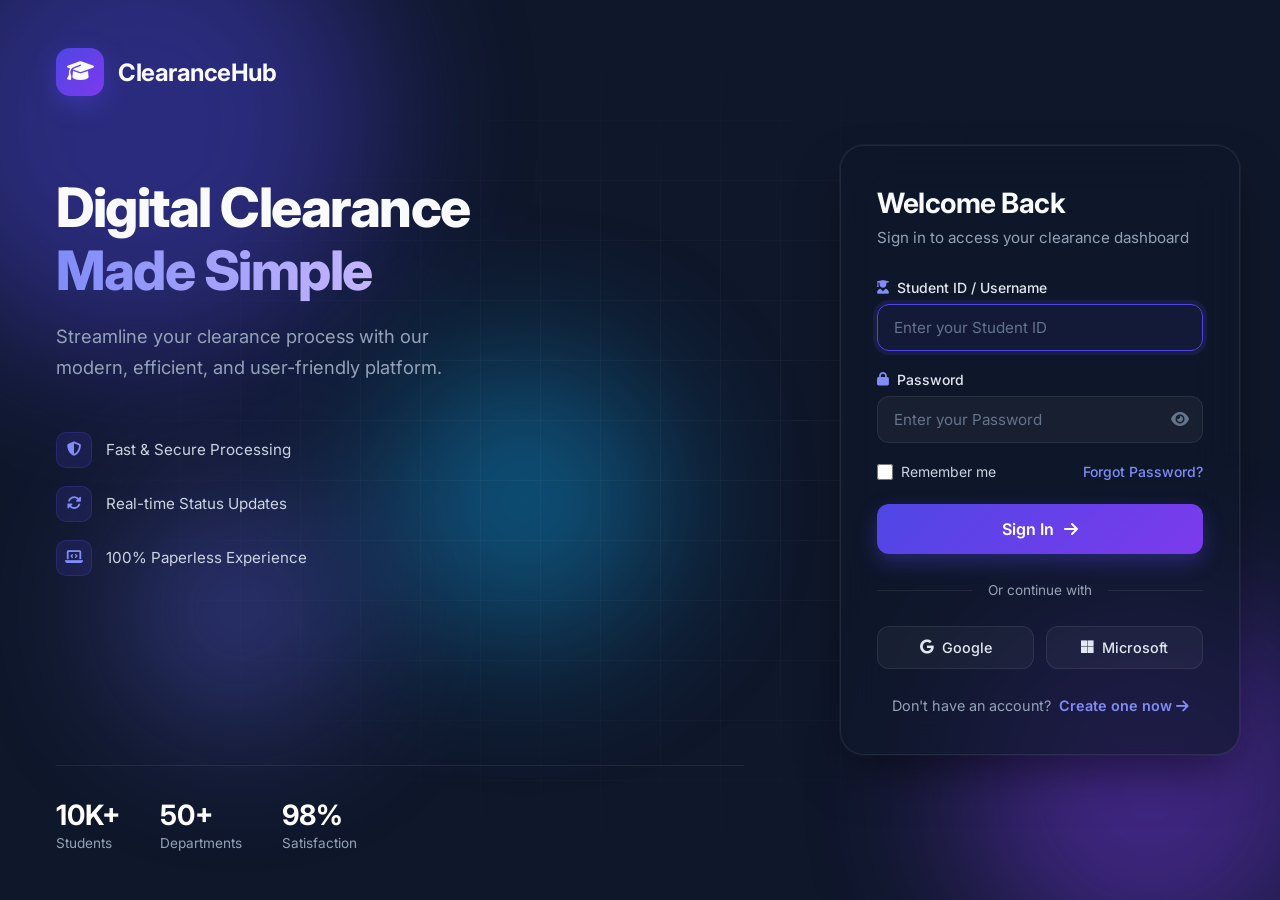
<file: index.html>
<!DOCTYPE html>
<html lang="en">
<head>
    <meta charset="UTF-8">
    <meta name="viewport" content="width=device-width, initial-scale=1.0">
    <title>ClearanceHub - Digital Clearance System</title>
    <link href="https://fonts.googleapis.com/css2?family=Inter:wght@300;400;500;600;700;800&display=swap" rel="stylesheet">
    <link rel="stylesheet" href="https://cdnjs.cloudflare.com/ajax/libs/font-awesome/6.4.0/css/all.min.css">
    <style>
        :root {
            --primary: #4f46e5;
            --primary-dark: #4338ca;
            --primary-light: #818cf8;
            --bg-dark: #0f172a;
            --bg-card: rgba(255, 255, 255, 0.03);
            --text-main: #f8fafc;
            --text-muted: #94a3b8;
            --border: rgba(255, 255, 255, 0.08);
            --success: #22c55e;
            --danger: #ef4444;
            --warning: #f59e0b;
        }

        * {
            margin: 0;
            padding: 0;
            box-sizing: border-box;
        }

        body {
            font-family: 'Inter', sans-serif;
            background: var(--bg-dark);
            color: var(--text-main);
            min-height: 100vh;
            overflow-x: hidden;
        }

        /* Background */
        .bg-animation {
            position: fixed;
            inset: 0;
            z-index: 0;
            overflow: hidden;
        }

        .orb {
            position: absolute;
            border-radius: 50%;
            filter: blur(80px);
            opacity: 0.45;
            animation: float 18s infinite ease-in-out;
        }

        .orb-1 {
            width: 480px;
            height: 480px;
            background: #4f46e5;
            top: -120px;
            left: -100px;
        }

        .orb-2 {
            width: 380px;
            height: 380px;
            background: #7c3aed;
            bottom: -80px;
            right: -60px;
            animation-delay: -6s;
        }

        .orb-3 {
            width: 280px;
            height: 280px;
            background: #0ea5e9;
            top: 40%;
            left: 30%;
            animation-delay: -12s;
        }

        .orb-4 {
            width: 220px;
            height: 220px;
            background: #6366f1;
            bottom: 20%;
            left: 10%;
            animation-delay: -3s;
        }

        @keyframes float {
            0%, 100% { transform: translate(0, 0) scale(1); }
            33% { transform: translate(30px, -40px) scale(1.05); }
            66% { transform: translate(-20px, 20px) scale(0.95); }
        }

        .grid-pattern {
            position: absolute;
            inset: 0;
            background-image: 
                linear-gradient(rgba(255,255,255,0.03) 1px, transparent 1px),
                linear-gradient(90deg, rgba(255,255,255,0.03) 1px, transparent 1px);
            background-size: 60px 60px;
            mask-image: radial-gradient(ellipse at center, black 20%, transparent 70%);
        }

        /* Main Layout */
        .main-wrapper {
            position: relative;
            z-index: 1;
            display: flex;
            min-height: 100vh;
            max-width: 1400px;
            margin: 0 auto;
        }

        /* Left Brand Panel */
        .brand-panel {
            flex: 1;
            display: flex;
            flex-direction: column;
            justify-content: space-between;
            padding: 48px 56px;
            position: relative;
        }

        .brand-logo {
            display: flex;
            align-items: center;
            gap: 14px;
            font-size: 1.5rem;
            font-weight: 700;
            letter-spacing: -0.5px;
        }

        .logo-icon {
            width: 48px;
            height: 48px;
            background: linear-gradient(135deg, var(--primary), #7c3aed);
            border-radius: 14px;
            display: flex;
            align-items: center;
            justify-content: center;
            font-size: 1.35rem;
            box-shadow: 0 8px 24px rgba(79, 70, 229, 0.4);
        }

        .brand-hero {
            margin-top: 80px;
        }

        .brand-hero h1 {
            font-size: 3.4rem;
            font-weight: 800;
            line-height: 1.15;
            letter-spacing: -1.5px;
            margin-bottom: 20px;
        }

        .brand-hero h1 span {
            background: linear-gradient(90deg, #818cf8, #c4b5fd);
            -webkit-background-clip: text;
            -webkit-text-fill-color: transparent;
        }

        .brand-hero p {
            font-size: 1.15rem;
            color: var(--text-muted);
            max-width: 420px;
            line-height: 1.7;
        }

        .brand-features {
            display: flex;
            flex-direction: column;
            gap: 18px;
            margin-top: 48px;
        }

        .feature {
            display: flex;
            align-items: center;
            gap: 14px;
            font-size: 0.95rem;
            color: #cbd5e1;
        }

        .feature i {
            width: 36px;
            height: 36px;
            background: rgba(79, 70, 229, 0.15);
            border: 1px solid rgba(79, 70, 229, 0.25);
            border-radius: 10px;
            display: flex;
            align-items: center;
            justify-content: center;
            color: var(--primary-light);
            font-size: 0.9rem;
        }

        .brand-stats {
            display: flex;
            gap: 40px;
            margin-top: 60px;
            padding-top: 32px;
            border-top: 1px solid var(--border);
        }

        .stat-number {
            display: block;
            font-size: 1.75rem;
            font-weight: 700;
            color: white;
        }

        .stat-label {
            font-size: 0.85rem;
            color: var(--text-muted);
            margin-top: 4px;
        }

        /* Right Form Panel */
        .form-panel {
            width: 480px;
            display: flex;
            align-items: center;
            justify-content: center;
            padding: 40px;
        }

        .form-container {
            width: 100%;
            background: rgba(15, 23, 42, 0.65);
            backdrop-filter: blur(24px);
            border: 1px solid var(--border);
            border-radius: 24px;
            padding: 40px 36px;
            box-shadow: 
                0 25px 50px -12px rgba(0, 0, 0, 0.5),
                0 0 0 1px rgba(255, 255, 255, 0.05);
        }

        .form-box {
            display: none;
        }

        .form-box.active {
            display: block;
            animation: fadeIn 0.4s ease;
        }

        @keyframes fadeIn {
            from { opacity: 0; transform: translateY(12px); }
            to { opacity: 1; transform: translateY(0); }
        }

        .form-header {
            margin-bottom: 32px;
        }

        .form-header h2 {
            font-size: 1.75rem;
            font-weight: 700;
            letter-spacing: -0.5px;
            margin-bottom: 8px;
        }

        .form-header p {
            color: var(--text-muted);
            font-size: 0.95rem;
        }

        .form-group {
            margin-bottom: 20px;
        }

        .form-group label {
            display: flex;
            align-items: center;
            gap: 8px;
            font-size: 0.875rem;
            font-weight: 500;
            color: #e2e8f0;
            margin-bottom: 8px;
        }

        .form-group label i {
            color: var(--primary-light);
            font-size: 0.85rem;
        }

        .form-group input,
        .form-group select {
            width: 100%;
            background: rgba(255, 255, 255, 0.04);
            border: 1px solid var(--border);
            border-radius: 12px;
            padding: 13px 16px;
            color: white;
            font-size: 0.95rem;
            font-family: inherit;
            transition: all 0.25s ease;
        }

        .form-group input:focus,
        .form-group select:focus {
            outline: none;
            border-color: var(--primary);
            background: rgba(79, 70, 229, 0.08);
            box-shadow: 0 0 0 4px rgba(79, 70, 229, 0.15);
        }

        .form-group input::placeholder {
            color: #64748b;
        }

        .password-input-wrapper {
            position: relative;
        }

        .password-input-wrapper input {
            padding-right: 48px;
        }

        .toggle-password {
            position: absolute;
            right: 14px;
            top: 50%;
            transform: translateY(-50%);
            background: none;
            border: none;
            color: #64748b;
            cursor: pointer;
            font-size: 1rem;
            transition: color 0.2s;
        }

        .toggle-password:hover {
            color: var(--primary-light);
        }

        .password-strength {
            margin-top: 10px;
        }

        .strength-track {
            height: 4px;
            background: rgba(255, 255, 255, 0.08);
            border-radius: 4px;
            overflow: hidden;
        }

        .strength-fill {
            height: 100%;
            border-radius: 4px;
            transition: width 0.3s ease, background 0.3s ease;
        }

        .strength-label {
            display: block;
            font-size: 0.75rem;
            color: var(--text-muted);
            margin-top: 6px;
        }

        .form-row {
            display: grid;
            grid-template-columns: 1fr 1fr;
            gap: 16px;
        }

        .form-actions {
            display: flex;
            justify-content: space-between;
            align-items: center;
            margin-bottom: 24px;
            font-size: 0.875rem;
        }

        .checkbox {
            display: flex;
            align-items: center;
            gap: 8px;
            cursor: pointer;
            color: #cbd5e1;
        }

        .checkbox input {
            width: 16px;
            height: 16px;
            accent-color: var(--primary);
        }

        .forgot-link {
            color: var(--primary-light);
            text-decoration: none;
            font-weight: 500;
            transition: color 0.2s;
        }

        .forgot-link:hover {
            color: white;
        }

        .btn-primary {
            width: 100%;
            background: linear-gradient(135deg, var(--primary), #7c3aed);
            color: white;
            border: none;
            border-radius: 12px;
            padding: 15px;
            font-size: 1rem;
            font-weight: 600;
            font-family: inherit;
            cursor: pointer;
            display: flex;
            align-items: center;
            justify-content: center;
            gap: 10px;
            transition: all 0.3s ease;
            box-shadow: 0 8px 20px rgba(79, 70, 229, 0.35);
        }

        .btn-primary:hover {
            transform: translateY(-2px);
            box-shadow: 0 12px 28px rgba(79, 70, 229, 0.45);
        }

        .btn-primary:active {
            transform: translateY(0);
        }

        .divider {
            display: flex;
            align-items: center;
            margin: 28px 0;
            color: var(--text-muted);
            font-size: 0.85rem;
        }

        .divider::before,
        .divider::after {
            content: '';
            flex: 1;
            height: 1px;
            background: var(--border);
        }

        .divider span {
            padding: 0 16px;
        }

        .social-login {
            display: grid;
            grid-template-columns: 1fr 1fr;
            gap: 12px;
            margin-bottom: 28px;
        }

        .social-btn {
            background: rgba(255, 255, 255, 0.04);
            border: 1px solid var(--border);
            border-radius: 12px;
            padding: 12px;
            color: #e2e8f0;
            font-size: 0.9rem;
            font-weight: 500;
            font-family: inherit;
            cursor: pointer;
            display: flex;
            align-items: center;
            justify-content: center;
            gap: 8px;
            transition: all 0.25s ease;
        }

        .social-btn:hover {
            background: rgba(255, 255, 255, 0.08);
            border-color: rgba(255, 255, 255, 0.15);
        }

        .switch-text {
            text-align: center;
            font-size: 0.9rem;
            color: var(--text-muted);
        }

        .switch-text a {
            color: var(--primary-light);
            text-decoration: none;
            font-weight: 600;
            margin-left: 4px;
            transition: color 0.2s;
        }

        .switch-text a:hover {
            color: white;
        }

        /* Responsive */
        @media (max-width: 1024px) {
            .main-wrapper {
                flex-direction: column;
            }

            .brand-panel {
                padding: 32px 24px 20px;
            }

            .brand-hero {
                margin-top: 40px;
            }

            .brand-hero h1 {
                font-size: 2.4rem;
            }

            .brand-stats {
                margin-top: 40px;
            }

            .form-panel {
                width: 100%;
                padding: 20px 24px 40px;
            }

            .form-container {
                max-width: 440px;
                margin: 0 auto;
            }
        }

        @media (max-width: 480px) {
            .form-row {
                grid-template-columns: 1fr;
            }

            .brand-hero h1 {
                font-size: 2rem;
            }

            .form-container {
                padding: 32px 24px;
            }
        }
    </style>
</head>
<body>
    <div class="bg-animation">
        <div class="orb orb-1"></div>
        <div class="orb orb-2"></div>
        <div class="orb orb-3"></div>
        <div class="orb orb-4"></div>
        <div class="grid-pattern"></div>
    </div>

    <div class="main-wrapper">
        <!-- Left Brand Panel -->
        <div class="brand-panel">
            <div>
                <div class="brand-logo">
                    <div class="logo-icon">
                        <i class="fas fa-graduation-cap"></i>
                    </div>
                    <span>ClearanceHub</span>
                </div>

                <div class="brand-hero">
                    <h1>Digital Clearance<br><span>Made Simple</span></h1>
                    <p>Streamline your clearance process with our modern, efficient, and user-friendly platform.</p>
                </div>

                <div class="brand-features">
                    <div class="feature">
                        <i class="fas fa-shield-alt"></i>
                        <span>Fast & Secure Processing</span>
                    </div>
                    <div class="feature">
                        <i class="fas fa-sync-alt"></i>
                        <span>Real-time Status Updates</span>
                    </div>
                    <div class="feature">
                        <i class="fas fa-laptop-code"></i>
                        <span>100% Paperless Experience</span>
                    </div>
                </div>
            </div>

            <div class="brand-stats">
                <div class="stat">
                    <span class="stat-number">10K+</span>
                    <span class="stat-label">Students</span>
                </div>
                <div class="stat">
                    <span class="stat-number">50+</span>
                    <span class="stat-label">Departments</span>
                </div>
                <div class="stat">
                    <span class="stat-number">98%</span>
                    <span class="stat-label">Satisfaction</span>
                </div>
            </div>
        </div>

        <!-- Right Form Panel -->
        <div class="form-panel">
            <div class="form-container">
                <!-- Login Form -->
                <div class="form-box login-form active" id="loginFormBox">
                    <div class="form-header">
                        <h2>Welcome Back</h2>
                        <p>Sign in to access your clearance dashboard</p>
                    </div>

                    <form id="loginForm">
                        <div class="form-group">
                            <label>
                                <i class="fas fa-user-graduate"></i>
                                Student ID / Username
                            </label>
                            <input type="text" id="student_id" placeholder="Enter your Student ID" required autofocus>
                        </div>

                        <div class="form-group">
                            <label>
                                <i class="fas fa-lock"></i>
                                Password
                            </label>
                            <div class="password-input-wrapper">
                                <input type="password" id="password" placeholder="Enter your Password" required>
                                <button type="button" class="toggle-password" onclick="togglePassword('password', this)">
                                    <i class="fas fa-eye"></i>
                                </button>
                            </div>
                        </div>

                        <div class="form-actions">
                            <label class="checkbox">
                                <input type="checkbox" id="remember">
                                Remember me
                            </label>
                            <a href="#" class="forgot-link">Forgot Password?</a>
                        </div>

                        <button type="submit" class="btn-primary">
                            <span>Sign In</span>
                            <i class="fas fa-arrow-right"></i>
                        </button>
                    </form>

                    <div class="divider">
                        <span>Or continue with</span>
                    </div>

                    <div class="social-login">
                        <button type="button" class="social-btn">
                            <i class="fab fa-google"></i>
                            Google
                        </button>
                        <button type="button" class="social-btn">
                            <i class="fab fa-microsoft"></i>
                            Microsoft
                        </button>
                    </div>

                    <p class="switch-text">
                        Don't have an account?
                        <a href="#" onclick="switchForm('register'); return false;">
                            Create one now <i class="fas fa-arrow-right"></i>
                        </a>
                    </p>
                </div>

                <!-- Register Form -->
                <div class="form-box register-form" id="registerFormBox">
                    <div class="form-header">
                        <h2>Create Account</h2>
                        <p>Join thousands of students using ClearanceHub</p>
                    </div>

                    <form id="registerForm">
                        <div class="form-row">
                            <div class="form-group">
                                <label>
                                    <i class="fas fa-id-card"></i>
                                    Student ID
                                </label>
                                <input type="text" id="reg_student_id" placeholder="e.g. STU2024001" required>
                            </div>
                            <div class="form-group">
                                <label>
                                    <i class="fas fa-user"></i>
                                    Full Name
                                </label>
                                <input type="text" id="reg_full_name" placeholder="John Doe" required>
                            </div>
                        </div>

                        <div class="form-group">
                            <label>
                                <i class="fas fa-envelope"></i>
                                Email Address
                            </label>
                            <input type="email" id="reg_email" placeholder="you@example.com" required>
                        </div>

                        <div class="form-group">
                            <label>
                                <i class="fas fa-lock"></i>
                                Password
                            </label>
                            <div class="password-input-wrapper">
                                <input type="password" id="reg_password" placeholder="Create a strong password" required minlength="6">
                                <button type="button" class="toggle-password" onclick="togglePassword('reg_password', this)">
                                    <i class="fas fa-eye"></i>
                                </button>
                            </div>
                            <div class="password-strength">
                                <div class="strength-track">
                                    <div class="strength-fill" id="strengthFill" style="width: 0%;"></div>
                                </div>
                                <span class="strength-label">Password strength: <strong id="strengthText">None</strong></span>
                            </div>
                        </div>

                        <div class="form-group">
                            <label>
                                <i class="fas fa-user-tag"></i>
                                Role
                            </label>
                            <select id="reg_role">
                                <option value="student">🎓 Student</option>
                                <option value="hod">👔 Head of Department</option>
                                <option value="admin">🛡️ Administrator</option>
                            </select>
                        </div>

                        <button type="submit" class="btn-primary">
                            <span>Create Account</span>
                            <i class="fas fa-user-plus"></i>
                        </button>
                    </form>

                    <p class="switch-text" style="margin-top: 24px;">
                        Already have an account?
                        <a href="#" onclick="switchForm('login'); return false;">
                            Sign in here <i class="fas fa-arrow-right"></i>
                        </a>
                    </p>
                </div>
            </div>
        </div>
    </div>

    <script>
        function switchForm(type) {
            document.getElementById('loginFormBox').classList.remove('active');
            document.getElementById('registerFormBox').classList.remove('active');
            
            if (type === 'login') {
                document.getElementById('loginFormBox').classList.add('active');
            } else {
                document.getElementById('registerFormBox').classList.add('active');
            }
        }

        function togglePassword(inputId, btn) {
            const input = document.getElementById(inputId);
            const icon = btn.querySelector('i');
            
            if (input.type === 'password') {
                input.type = 'text';
                icon.classList.remove('fa-eye');
                icon.classList.add('fa-eye-slash');
            } else {
                input.type = 'password';
                icon.classList.remove('fa-eye-slash');
                icon.classList.add('fa-eye');
            }
        }

        // Password strength indicator
        const passwordInput = document.getElementById('reg_password');
        if (passwordInput) {
            passwordInput.addEventListener('input', function() {
                const val = this.value;
                const fill = document.getElementById('strengthFill');
                const text = document.getElementById('strengthText');
                
                let strength = 0;
                if (val.length >= 6) strength += 25;
                if (val.length >= 10) strength += 15;
                if (/[A-Z]/.test(val)) strength += 20;
                if (/[0-9]/.test(val)) strength += 20;
                if (/[^A-Za-z0-9]/.test(val)) strength += 20;

                fill.style.width = strength + '%';
                
                if (strength < 30) {
                    fill.style.background = '#ef4444';
                    text.textContent = 'Weak';
                } else if (strength < 60) {
                    fill.style.background = '#f59e0b';
                    text.textContent = 'Fair';
                } else if (strength < 85) {
                    fill.style.background = '#22c55e';
                    text.textContent = 'Good';
                } else {
                    fill.style.background = '#10b981';
                    text.textContent = 'Strong';
                }
            });
        }
    </script>
</body>
</html>
</file>
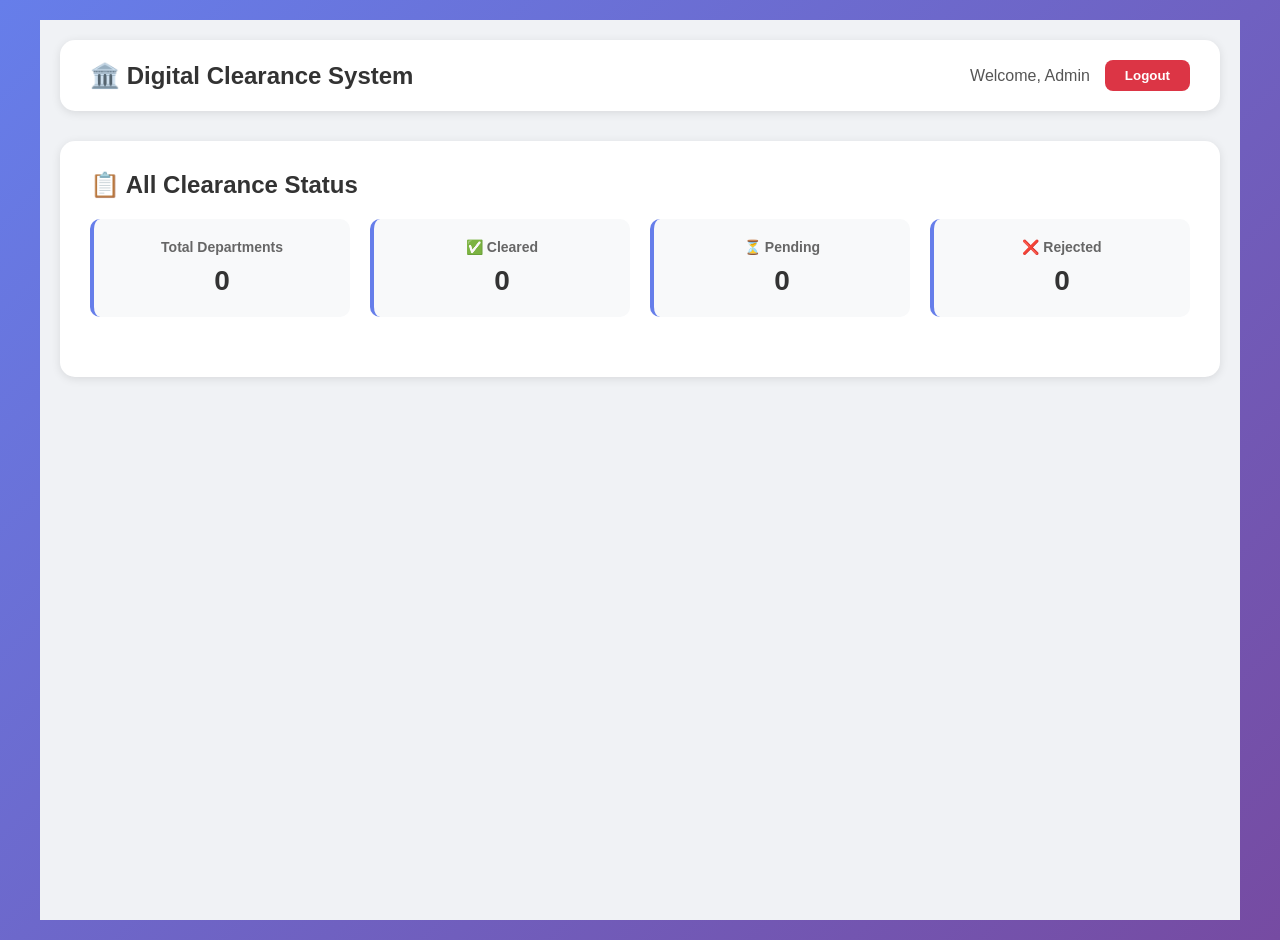
<file: admin_dashboard.html>
<!DOCTYPE html>
<html lang="en">
<head>
    <meta charset="UTF-8">
    <meta name="viewport" content="width=device-width, initial-scale=1.0">
    <title>Admin Dashboard - Digital Clearance</title>
    <link rel="stylesheet" href="css/style.css">
</head>
<body>
    <div class="dashboard-container">
        <!-- Header -->
        <div class="dashboard-header">
            <h1>🏛️ Digital Clearance System</h1>
            <div class="user-info">
                <span>Welcome, Admin</span>
                <button onclick="logout()" class="logout-btn">Logout</button>
            </div>
        </div>
        
        <!-- Content -->
        <div class="dashboard-content">
            <h2>📋 All Clearance Status</h2>
            
            <!-- Statistics -->
            <div class="clearance-stats">
                <div class="stat-card stat-total">
                    <h3>Total Departments</h3>
                    <p id="totalDepts">0</p>
                </div>
                <div class="stat-card stat-cleared">
                    <h3>✅ Cleared</h3>
                    <p id="clearedDepts">0</p>
                </div>
                <div class="stat-card stat-pending">
                    <h3>⏳ Pending</h3>
                    <p id="pendingDepts">0</p>
                </div>
                <div class="stat-card stat-rejected">
                    <h3>❌ Rejected</h3>
                    <p id="rejectedDepts">0</p>
                </div>
            </div>
            
            <!-- Clearance Grid -->
            <div class="clearance-grid">
                <!-- Populated by JavaScript -->
            </div>
        </div>
    </div>
    
    <script src="js/script.js"></script>
</body>
</html>
</file>
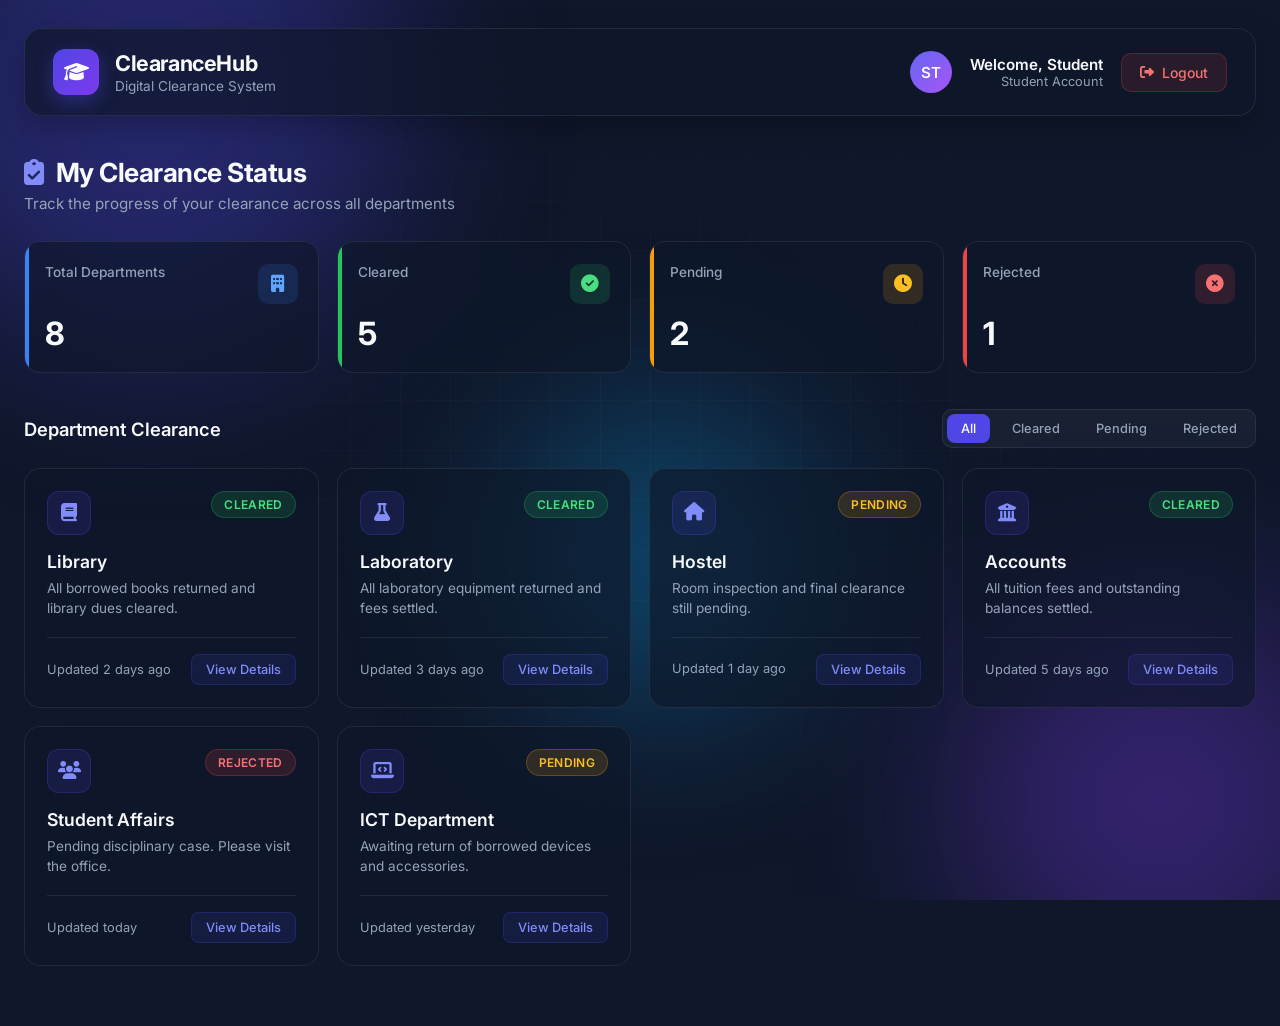
<file: dashboard.html>
<!DOCTYPE html>
<html lang="en">
<head>
    <meta charset="UTF-8">
    <meta name="viewport" content="width=device-width, initial-scale=1.0">
    <title>Student Dashboard - ClearanceHub</title>
    <link href="https://fonts.googleapis.com/css2?family=Inter:wght@300;400;500;600;700;800&display=swap" rel="stylesheet">
    <link rel="stylesheet" href="https://cdnjs.cloudflare.com/ajax/libs/font-awesome/6.4.0/css/all.min.css">
    <style>
        :root {
            --primary: #4f46e5;
            --primary-dark: #4338ca;
            --primary-light: #818cf8;
            --bg-dark: #0f172a;
            --bg-card: rgba(255, 255, 255, 0.04);
            --text-main: #f8fafc;
            --text-muted: #94a3b8;
            --border: rgba(255, 255, 255, 0.08);
            --success: #22c55e;
            --warning: #f59e0b;
            --danger: #ef4444;
            --info: #3b82f6;
        }

        * {
            margin: 0;
            padding: 0;
            box-sizing: border-box;
        }

        body {
            font-family: 'Inter', sans-serif;
            background: var(--bg-dark);
            color: var(--text-main);
            min-height: 100vh;
            overflow-x: hidden;
        }

        /* Background */
        .bg-animation {
            position: fixed;
            inset: 0;
            z-index: 0;
            overflow: hidden;
            pointer-events: none;
        }

        .orb {
            position: absolute;
            border-radius: 50%;
            filter: blur(90px);
            opacity: 0.35;
            animation: float 20s infinite ease-in-out;
        }

        .orb-1 {
            width: 500px;
            height: 500px;
            background: #4f46e5;
            top: -150px;
            left: -100px;
        }

        .orb-2 {
            width: 400px;
            height: 400px;
            background: #7c3aed;
            bottom: -100px;
            right: -80px;
            animation-delay: -7s;
        }

        .orb-3 {
            width: 300px;
            height: 300px;
            background: #0ea5e9;
            top: 45%;
            left: 40%;
            animation-delay: -14s;
        }

        @keyframes float {
            0%, 100% { transform: translate(0, 0) scale(1); }
            33% { transform: translate(25px, -30px) scale(1.05); }
            66% { transform: translate(-20px, 15px) scale(0.95); }
        }

        .grid-pattern {
            position: absolute;
            inset: 0;
            background-image: 
                linear-gradient(rgba(255,255,255,0.025) 1px, transparent 1px),
                linear-gradient(90deg, rgba(255,255,255,0.025) 1px, transparent 1px);
            background-size: 50px 50px;
            mask-image: radial-gradient(ellipse at center, black 10%, transparent 75%);
        }

        /* Layout */
        .dashboard-container {
            position: relative;
            z-index: 1;
            max-width: 1280px;
            margin: 0 auto;
            padding: 28px 24px 60px;
        }

        /* Header */
        .dashboard-header {
            display: flex;
            justify-content: space-between;
            align-items: center;
            margin-bottom: 40px;
            padding: 20px 28px;
            background: rgba(15, 23, 42, 0.7);
            backdrop-filter: blur(20px);
            border: 1px solid var(--border);
            border-radius: 18px;
            box-shadow: 0 10px 30px rgba(0, 0, 0, 0.25);
        }

        .header-left {
            display: flex;
            align-items: center;
            gap: 16px;
        }

        .logo-icon {
            width: 46px;
            height: 46px;
            background: linear-gradient(135deg, var(--primary), #7c3aed);
            border-radius: 12px;
            display: flex;
            align-items: center;
            justify-content: center;
            font-size: 1.25rem;
            box-shadow: 0 6px 18px rgba(79, 70, 229, 0.4);
        }

        .header-titles h1 {
            font-size: 1.35rem;
            font-weight: 700;
            letter-spacing: -0.4px;
        }

        .header-titles p {
            font-size: 0.85rem;
            color: var(--text-muted);
            margin-top: 2px;
        }

        .user-info {
            display: flex;
            align-items: center;
            gap: 18px;
        }

        .user-avatar {
            width: 42px;
            height: 42px;
            background: linear-gradient(135deg, #6366f1, #a855f7);
            border-radius: 50%;
            display: flex;
            align-items: center;
            justify-content: center;
            font-weight: 600;
            font-size: 0.95rem;
        }

        .user-details {
            text-align: right;
        }

        .user-details .name {
            font-weight: 600;
            font-size: 0.95rem;
        }

        .user-details .role {
            font-size: 0.8rem;
            color: var(--text-muted);
        }

        .logout-btn {
            background: rgba(239, 68, 68, 0.12);
            border: 1px solid rgba(239, 68, 68, 0.25);
            color: #f87171;
            padding: 10px 18px;
            border-radius: 10px;
            font-size: 0.875rem;
            font-weight: 500;
            font-family: inherit;
            cursor: pointer;
            display: flex;
            align-items: center;
            gap: 8px;
            transition: all 0.25s ease;
        }

        .logout-btn:hover {
            background: rgba(239, 68, 68, 0.22);
            border-color: rgba(239, 68, 68, 0.4);
        }

        /* Page Title */
        .page-title {
            margin-bottom: 28px;
        }

        .page-title h2 {
            font-size: 1.65rem;
            font-weight: 700;
            letter-spacing: -0.5px;
            display: flex;
            align-items: center;
            gap: 12px;
        }

        .page-title h2 i {
            color: var(--primary-light);
        }

        .page-title p {
            color: var(--text-muted);
            margin-top: 6px;
            font-size: 0.95rem;
        }

        /* Stats Cards */
        .clearance-stats {
            display: grid;
            grid-template-columns: repeat(4, 1fr);
            gap: 18px;
            margin-bottom: 36px;
        }

        .stat-card {
            background: rgba(15, 23, 42, 0.65);
            backdrop-filter: blur(16px);
            border: 1px solid var(--border);
            border-radius: 16px;
            padding: 22px 20px;
            position: relative;
            overflow: hidden;
            transition: all 0.3s ease;
        }

        .stat-card:hover {
            transform: translateY(-4px);
            border-color: rgba(255, 255, 255, 0.12);
            box-shadow: 0 12px 30px rgba(0, 0, 0, 0.3);
        }

        .stat-card::before {
            content: '';
            position: absolute;
            top: 0;
            left: 0;
            width: 4px;
            height: 100%;
        }

        .stat-total::before { background: var(--info); }
        .stat-cleared::before { background: var(--success); }
        .stat-pending::before { background: var(--warning); }
        .stat-rejected::before { background: var(--danger); }

        .stat-header {
            display: flex;
            justify-content: space-between;
            align-items: flex-start;
            margin-bottom: 14px;
        }

        .stat-icon {
            width: 40px;
            height: 40px;
            border-radius: 10px;
            display: flex;
            align-items: center;
            justify-content: center;
            font-size: 1.1rem;
        }

        .stat-total .stat-icon {
            background: rgba(59, 130, 246, 0.15);
            color: #60a5fa;
        }
        .stat-cleared .stat-icon {
            background: rgba(34, 197, 94, 0.15);
            color: #4ade80;
        }
        .stat-pending .stat-icon {
            background: rgba(245, 158, 11, 0.15);
            color: #fbbf24;
        }
        .stat-rejected .stat-icon {
            background: rgba(239, 68, 68, 0.15);
            color: #f87171;
        }

        .stat-card h3 {
            font-size: 0.85rem;
            font-weight: 500;
            color: var(--text-muted);
        }

        .stat-card p {
            font-size: 2rem;
            font-weight: 700;
            letter-spacing: -1px;
            line-height: 1;
        }

        /* Clearance Grid */
        .section-header {
            display: flex;
            justify-content: space-between;
            align-items: center;
            margin-bottom: 20px;
        }

        .section-header h3 {
            font-size: 1.15rem;
            font-weight: 600;
        }

        .filter-tabs {
            display: flex;
            gap: 8px;
            background: rgba(255, 255, 255, 0.04);
            padding: 4px;
            border-radius: 10px;
            border: 1px solid var(--border);
        }

        .filter-tab {
            padding: 7px 14px;
            border-radius: 8px;
            font-size: 0.8rem;
            font-weight: 500;
            color: var(--text-muted);
            background: transparent;
            border: none;
            cursor: pointer;
            font-family: inherit;
            transition: all 0.2s ease;
        }

        .filter-tab.active {
            background: var(--primary);
            color: white;
        }

        .clearance-grid {
            display: grid;
            grid-template-columns: repeat(auto-fill, minmax(280px, 1fr));
            gap: 18px;
        }

        .clearance-card {
            background: rgba(15, 23, 42, 0.65);
            backdrop-filter: blur(16px);
            border: 1px solid var(--border);
            border-radius: 16px;
            padding: 22px;
            transition: all 0.3s ease;
            position: relative;
        }

        .clearance-card:hover {
            transform: translateY(-3px);
            border-color: rgba(255, 255, 255, 0.12);
            box-shadow: 0 12px 28px rgba(0, 0, 0, 0.25);
        }

        .card-top {
            display: flex;
            justify-content: space-between;
            align-items: flex-start;
            margin-bottom: 16px;
        }

        .dept-icon {
            width: 44px;
            height: 44px;
            background: rgba(79, 70, 229, 0.15);
            border: 1px solid rgba(79, 70, 229, 0.25);
            border-radius: 12px;
            display: flex;
            align-items: center;
            justify-content: center;
            color: var(--primary-light);
            font-size: 1.15rem;
        }

        .status-badge {
            font-size: 0.75rem;
            font-weight: 600;
            padding: 5px 12px;
            border-radius: 20px;
            text-transform: uppercase;
            letter-spacing: 0.3px;
        }

        .status-cleared {
            background: rgba(34, 197, 94, 0.15);
            color: #4ade80;
            border: 1px solid rgba(34, 197, 94, 0.25);
        }

        .status-pending {
            background: rgba(245, 158, 11, 0.15);
            color: #fbbf24;
            border: 1px solid rgba(245, 158, 11, 0.25);
        }

        .status-rejected {
            background: rgba(239, 68, 68, 0.15);
            color: #f87171;
            border: 1px solid rgba(239, 68, 68, 0.25);
        }

        .dept-name {
            font-size: 1.1rem;
            font-weight: 600;
            margin-bottom: 6px;
        }

        .dept-desc {
            font-size: 0.85rem;
            color: var(--text-muted);
            line-height: 1.5;
            margin-bottom: 18px;
        }

        .card-footer {
            display: flex;
            justify-content: space-between;
            align-items: center;
            padding-top: 16px;
            border-top: 1px solid var(--border);
        }

        .last-updated {
            font-size: 0.8rem;
            color: var(--text-muted);
        }

        .action-btn {
            background: rgba(79, 70, 229, 0.12);
            border: 1px solid rgba(79, 70, 229, 0.25);
            color: var(--primary-light);
            padding: 7px 14px;
            border-radius: 8px;
            font-size: 0.8rem;
            font-weight: 500;
            font-family: inherit;
            cursor: pointer;
            transition: all 0.2s ease;
        }

        .action-btn:hover {
            background: rgba(79, 70, 229, 0.25);
        }

        /* Empty State */
        .empty-state {
            grid-column: 1 / -1;
            text-align: center;
            padding: 60px 20px;
            color: var(--text-muted);
        }

        .empty-state i {
            font-size: 3rem;
            margin-bottom: 16px;
            opacity: 0.4;
        }

        /* Responsive */
        @media (max-width: 900px) {
            .clearance-stats {
                grid-template-columns: repeat(2, 1fr);
            }
        }

        @media (max-width: 640px) {
            .dashboard-header {
                flex-direction: column;
                gap: 16px;
                align-items: flex-start;
            }

            .user-info {
                width: 100%;
                justify-content: space-between;
            }

            .clearance-stats {
                grid-template-columns: 1fr 1fr;
            }

            .section-header {
                flex-direction: column;
                align-items: flex-start;
                gap: 14px;
            }
        }
    </style>
</head>
<body>
    <div class="bg-animation">
        <div class="orb orb-1"></div>
        <div class="orb orb-2"></div>
        <div class="orb orb-3"></div>
        <div class="grid-pattern"></div>
    </div>

    <div class="dashboard-container">
        <!-- Header -->
        <header class="dashboard-header">
            <div class="header-left">
                <div class="logo-icon">
                    <i class="fas fa-graduation-cap"></i>
                </div>
                <div class="header-titles">
                    <h1>ClearanceHub</h1>
                    <p>Digital Clearance System</p>
                </div>
            </div>

            <div class="user-info">
                <div class="user-avatar">ST</div>
                <div class="user-details">
                    <div class="name">Welcome, Student</div>
                    <div class="role">Student Account</div>
                </div>
                <button onclick="logout()" class="logout-btn">
                    <i class="fas fa-sign-out-alt"></i>
                    Logout
                </button>
            </div>
        </header>

        <!-- Page Title -->
        <div class="page-title">
            <h2><i class="fas fa-clipboard-check"></i> My Clearance Status</h2>
            <p>Track the progress of your clearance across all departments</p>
        </div>

        <!-- Statistics -->
        <div class="clearance-stats">
            <div class="stat-card stat-total">
                <div class="stat-header">
                    <h3>Total Departments</h3>
                    <div class="stat-icon"><i class="fas fa-building"></i></div>
                </div>
                <p id="totalDepts">8</p>
            </div>

            <div class="stat-card stat-cleared">
                <div class="stat-header">
                    <h3>Cleared</h3>
                    <div class="stat-icon"><i class="fas fa-check-circle"></i></div>
                </div>
                <p id="clearedDepts">5</p>
            </div>

            <div class="stat-card stat-pending">
                <div class="stat-header">
                    <h3>Pending</h3>
                    <div class="stat-icon"><i class="fas fa-clock"></i></div>
                </div>
                <p id="pendingDepts">2</p>
            </div>

            <div class="stat-card stat-rejected">
                <div class="stat-header">
                    <h3>Rejected</h3>
                    <div class="stat-icon"><i class="fas fa-times-circle"></i></div>
                </div>
                <p id="rejectedDepts">1</p>
            </div>
        </div>

        <!-- Section Header -->
        <div class="section-header">
            <h3>Department Clearance</h3>
            <div class="filter-tabs">
                <button class="filter-tab active">All</button>
                <button class="filter-tab">Cleared</button>
                <button class="filter-tab">Pending</button>
                <button class="filter-tab">Rejected</button>
            </div>
        </div>

        <!-- Clearance Grid -->
        <div class="clearance-grid" id="clearanceGrid">
            <!-- Example cards (these would normally be generated by JS) -->
            <div class="clearance-card">
                <div class="card-top">
                    <div class="dept-icon"><i class="fas fa-book"></i></div>
                    <span class="status-badge status-cleared">Cleared</span>
                </div>
                <div class="dept-name">Library</div>
                <div class="dept-desc">All borrowed books returned and library dues cleared.</div>
                <div class="card-footer">
                    <span class="last-updated">Updated 2 days ago</span>
                    <button class="action-btn">View Details</button>
                </div>
            </div>

            <div class="clearance-card">
                <div class="card-top">
                    <div class="dept-icon"><i class="fas fa-flask"></i></div>
                    <span class="status-badge status-cleared">Cleared</span>
                </div>
                <div class="dept-name">Laboratory</div>
                <div class="dept-desc">All laboratory equipment returned and fees settled.</div>
                <div class="card-footer">
                    <span class="last-updated">Updated 3 days ago</span>
                    <button class="action-btn">View Details</button>
                </div>
            </div>

            <div class="clearance-card">
                <div class="card-top">
                    <div class="dept-icon"><i class="fas fa-home"></i></div>
                    <span class="status-badge status-pending">Pending</span>
                </div>
                <div class="dept-name">Hostel</div>
                <div class="dept-desc">Room inspection and final clearance still pending.</div>
                <div class="card-footer">
                    <span class="last-updated">Updated 1 day ago</span>
                    <button class="action-btn">View Details</button>
                </div>
            </div>

            <div class="clearance-card">
                <div class="card-top">
                    <div class="dept-icon"><i class="fas fa-university"></i></div>
                    <span class="status-badge status-cleared">Cleared</span>
                </div>
                <div class="dept-name">Accounts</div>
                <div class="dept-desc">All tuition fees and outstanding balances settled.</div>
                <div class="card-footer">
                    <span class="last-updated">Updated 5 days ago</span>
                    <button class="action-btn">View Details</button>
                </div>
            </div>

            <div class="clearance-card">
                <div class="card-top">
                    <div class="dept-icon"><i class="fas fa-users"></i></div>
                    <span class="status-badge status-rejected">Rejected</span>
                </div>
                <div class="dept-name">Student Affairs</div>
                <div class="dept-desc">Pending disciplinary case. Please visit the office.</div>
                <div class="card-footer">
                    <span class="last-updated">Updated today</span>
                    <button class="action-btn">View Details</button>
                </div>
            </div>

            <div class="clearance-card">
                <div class="card-top">
                    <div class="dept-icon"><i class="fas fa-laptop-code"></i></div>
                    <span class="status-badge status-pending">Pending</span>
                </div>
                <div class="dept-name">ICT Department</div>
                <div class="dept-desc">Awaiting return of borrowed devices and accessories.</div>
                <div class="card-footer">
                    <span class="last-updated">Updated yesterday</span>
                    <button class="action-btn">View Details</button>
                </div>
            </div>
        </div>
    </div>

    <script>
        function logout() {
            // Replace with your actual logout logic
            if (confirm('Are you sure you want to logout?')) {
                window.location.href = 'index.html'; // or your login page
            }
        }

        // Simple filter tabs (optional)
        document.querySelectorAll('.filter-tab').forEach(tab => {
            tab.addEventListener('click', function() {
                document.querySelectorAll('.filter-tab').forEach(t => t.classList.remove('active'));
                this.classList.add('active');
            });
        });
    </script>
</body>
</html>
</file>
<file: css/style.css>
/* ============================================
   DIGITAL CLEARANCE SYSTEM - STYLES
   ============================================ */

/* Reset and Base Styles */
* {
    margin: 0;
    padding: 0;
    box-sizing: border-box;
}

body {
    font-family: 'Segoe UI', Tahoma, Geneva, Verdana, sans-serif;
    background: linear-gradient(135deg, #667eea 0%, #764ba2 100%);
    min-height: 100vh;
    display: flex;
    justify-content: center;
    align-items: center;
    padding: 20px;
}

/* Container Styles */
.container {
    background: white;
    border-radius: 20px;
    box-shadow: 0 20px 60px rgba(0, 0, 0, 0.3);
    padding: 40px;
    width: 100%;
    max-width: 450px;
    animation: fadeIn 0.5s ease-in;
}

@keyframes fadeIn {
    from {
        opacity: 0;
        transform: translateY(-20px);
    }
    to {
        opacity: 1;
        transform: translateY(0);
    }
}

/* Header Styles */
.container h1 {
    text-align: center;
    color: #333;
    font-size: 28px;
    margin-bottom: 10px;
}

.container h2 {
    text-align: center;
    color: #555;
    font-size: 22px;
    margin-bottom: 25px;
    font-weight: normal;
}

/* Form Styles */
.input-group {
    margin-bottom: 20px;
}

.input-group label {
    display: block;
    color: #555;
    font-weight: 600;
    margin-bottom: 5px;
    font-size: 14px;
}

.input-group input,
.input-group select {
    width: 100%;
    padding: 12px 15px;
    border: 2px solid #e0e0e0;
    border-radius: 10px;
    font-size: 14px;
    transition: border-color 0.3s ease;
    background: #f8f9fa;
}

.input-group input:focus,
.input-group select:focus {
    outline: none;
    border-color: #667eea;
    background: white;
}

/* Button Styles */
.btn-primary {
    width: 100%;
    padding: 14px;
    background: linear-gradient(135deg, #667eea 0%, #764ba2 100%);
    color: white;
    border: none;
    border-radius: 10px;
    font-size: 16px;
    font-weight: 600;
    cursor: pointer;
    transition: transform 0.2s, box-shadow 0.2s;
}

.btn-primary:hover {
    transform: translateY(-2px);
    box-shadow: 0 5px 20px rgba(102, 126, 234, 0.4);
}

.btn-primary:active {
    transform: translateY(0);
}

.btn-primary:disabled {
    opacity: 0.7;
    cursor: not-allowed;
    transform: none;
}

/* Link Styles */
.register-link,
.login-link {
    text-align: center;
    margin-top: 20px;
    color: #666;
}

.register-link a,
.login-link a {
    color: #667eea;
    text-decoration: none;
    font-weight: 600;
}

.register-link a:hover,
.login-link a:hover {
    text-decoration: underline;
}

/* Register Box */
.register-box {
    display: none;
}

/* ============================================
   DASHBOARD STYLES
   ============================================ */

.dashboard-container {
    background: #f0f2f5;
    min-height: 100vh;
    padding: 20px;
    width: 100%;
    max-width: 1200px;
    margin: 0 auto;
}

.dashboard-header {
    background: white;
    padding: 20px 30px;
    border-radius: 15px;
    box-shadow: 0 2px 10px rgba(0, 0, 0, 0.1);
    display: flex;
    justify-content: space-between;
    align-items: center;
    margin-bottom: 30px;
    flex-wrap: wrap;
    gap: 15px;
}

.dashboard-header h1 {
    color: #333;
    font-size: 24px;
}

.user-info {
    display: flex;
    align-items: center;
    gap: 15px;
}

.user-info span {
    color: #555;
    font-weight: 500;
}

.logout-btn {
    background: #dc3545;
    color: white;
    border: none;
    padding: 8px 20px;
    border-radius: 8px;
    cursor: pointer;
    font-weight: 600;
    transition: background 0.3s;
}

.logout-btn:hover {
    background: #c82333;
}

/* Dashboard Content */
.dashboard-content {
    background: white;
    padding: 30px;
    border-radius: 15px;
    box-shadow: 0 2px 10px rgba(0, 0, 0, 0.1);
}

.dashboard-content h2 {
    color: #333;
    margin-bottom: 20px;
}

/* Clearance Stats */
.clearance-stats {
    display: grid;
    grid-template-columns: repeat(auto-fit, minmax(150px, 1fr));
    gap: 20px;
    margin-bottom: 30px;
}

.stat-card {
    background: #f8f9fa;
    padding: 20px;
    border-radius: 10px;
    text-align: center;
    border-left: 4px solid #667eea;
    transition: transform 0.3s;
}

.stat-card:hover {
    transform: translateY(-5px);
}

.stat-card h3 {
    color: #666;
    font-size: 14px;
    margin-bottom: 10px;
}

.stat-card p {
    font-size: 28px;
    font-weight: bold;
    color: #333;
    margin: 0;
}

.stat-card .stat-total {
    border-left-color: #667eea;
}

.stat-card .stat-cleared {
    border-left-color: #28a745;
}

.stat-card .stat-pending {
    border-left-color: #ffc107;
}

.stat-card .stat-rejected {
    border-left-color: #dc3545;
}

/* Clearance Grid */
.clearance-grid {
    display: grid;
    grid-template-columns: repeat(auto-fill, minmax(280px, 1fr));
    gap: 20px;
}

.clearance-card {
    background: #f8f9fa;
    padding: 20px;
    border-radius: 12px;
    border-left: 4px solid #ffc107;
    transition: transform 0.3s, box-shadow 0.3s;
}

.clearance-card:hover {
    transform: translateY(-5px);
    box-shadow: 0 5px 20px rgba(0, 0, 0, 0.1);
}

.clearance-card h3 {
    color: #333;
    font-size: 16px;
    margin-bottom: 10px;
}

.clearance-card p {
    color: #666;
    margin: 5px 0;
    font-size: 14px;
}

.clearance-card .status {
    font-weight: 700;
    padding: 3px 10px;
    border-radius: 5px;
    display: inline-block;
}

.clearance-card .status-approved {
    color: #28a745;
    background: #d4edda;
}

.clearance-card .status-pending {
    color: #856404;
    background: #fff3cd;
}

.clearance-card .status-rejected {
    color: #721c24;
    background: #f8d7da;
}

.clearance-card .status-cancelled {
    color: #383d41;
    background: #e2e3e5;
}

/* Clearance Actions */
.clearance-actions {
    margin-top: 15px;
    display: flex;
    gap: 10px;
    flex-wrap: wrap;
}

.btn-approve,
.btn-reject,
.btn-pending {
    padding: 6px 15px;
    border: none;
    border-radius: 6px;
    cursor: pointer;
    font-weight: 600;
    font-size: 12px;
    transition: opacity 0.3s;
}

.btn-approve {
    background: #28a745;
    color: white;
}

.btn-approve:hover {
    background: #218838;
}

.btn-reject {
    background: #dc3545;
    color: white;
}

.btn-reject:hover {
    background: #c82333;
}

.btn-pending {
    background: #ffc107;
    color: #333;
}

.btn-pending:hover {
    background: #e0a800;
}

/* Admin Table */
.admin-table-container {
    overflow-x: auto;
    margin-top: 20px;
}

.admin-table {
    width: 100%;
    border-collapse: collapse;
    font-size: 14px;
}

.admin-table th {
    background: #667eea;
    color: white;
    padding: 12px 15px;
    text-align: left;
    font-weight: 600;
}

.admin-table td {
    padding: 12px 15px;
    border-bottom: 1px solid #e0e0e0;
}

.admin-table tr:hover {
    background: #f8f9fa;
}

.admin-table .status-badge {
    padding: 4px 12px;
    border-radius: 20px;
    font-weight: 600;
    font-size: 12px;
    display: inline-block;
}

.admin-table .status-badge.approved {
    background: #d4edda;
    color: #28a745;
}

.admin-table .status-badge.pending {
    background: #fff3cd;
    color: #856404;
}

.admin-table .status-badge.rejected {
    background: #f8d7da;
    color: #721c24;
}

/* Role Badge */
.role-badge {
    padding: 3px 10px;
    border-radius: 20px;
    font-size: 12px;
    font-weight: 600;
    display: inline-block;
}

.role-badge.admin {
    background: #cce5ff;
    color: #004085;
}

.role-badge.hod {
    background: #d4edda;
    color: #155724;
}

.role-badge.student {
    background: #fff3cd;
    color: #856404;
}

/* Alert Messages */
.alert {
    padding: 15px 20px;
    border-radius: 10px;
    margin-bottom: 20px;
    font-weight: 500;
}

.alert-success {
    background: #d4edda;
    color: #155724;
    border: 1px solid #c3e6cb;
}

.alert-danger {
    background: #f8d7da;
    color: #721c24;
    border: 1px solid #f5c6cb;
}

.alert-warning {
    background: #fff3cd;
    color: #856404;
    border: 1px solid #ffc107;
}

/* Responsive */
@media (max-width: 768px) {
    .container {
        padding: 20px;
    }

    .dashboard-header {
        flex-direction: column;
        text-align: center;
    }

    .user-info {
        flex-direction: column;
        width: 100%;
    }

    .user-info span {
        width: 100%;
        text-align: center;
    }

    .logout-btn {
        width: 100%;
    }

    .clearance-stats {
        grid-template-columns: repeat(2, 1fr);
    }

    .clearance-grid {
        grid-template-columns: 1fr;
    }

    .admin-table {
        font-size: 12px;
    }

    .admin-table th,
    .admin-table td {
        padding: 8px 10px;
    }
}

@media (max-width: 480px) {
    .clearance-stats {
        grid-template-columns: 1fr;
    }

    .container h1 {
        font-size: 22px;
    }
}
</file>
